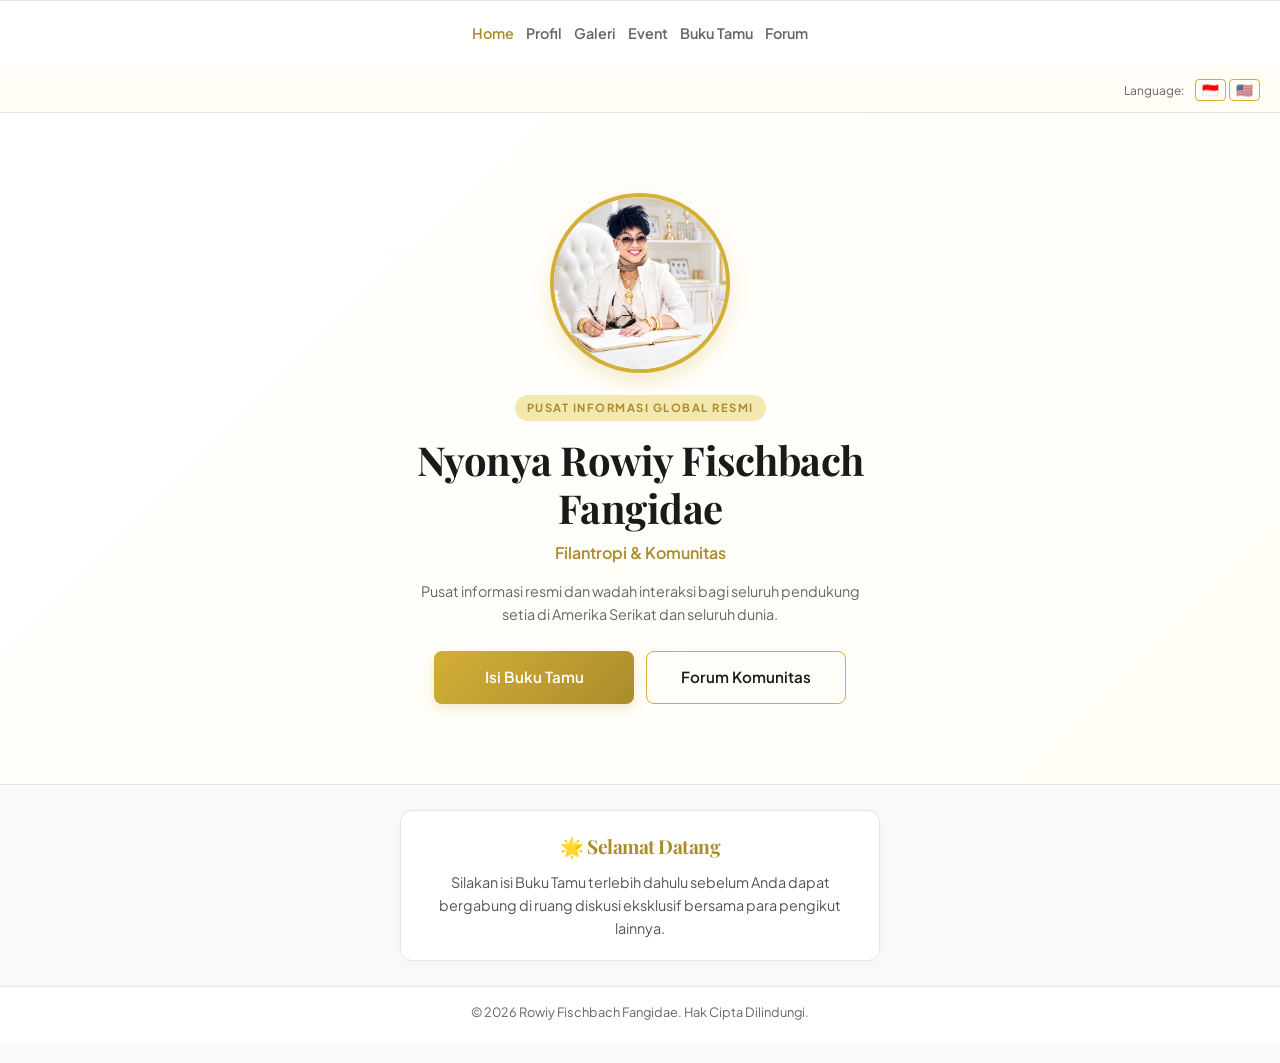
<file: index.html>
<!DOCTYPE html>
<html lang="id">
<head>
    <meta charset="UTF-8">
    <meta name="viewport" content="width=device-width, initial-scale=1.0, maximum-scale=1.0, user-scalable=no">
    <title>Nyonya Rowiy Fischbach Fangidae - Official Global Hub</title>
    <link rel="stylesheet" href="style.css">
    <link href="https://fonts.googleapis.com/css2?family=Playfair+Display:ital,wght@0,600;0,700;1,400&family=Plus+Jakarta+Sans:wght@300;400;500;600&display=swap" rel="stylesheet">
</head>
<body>

  <!-- Navigasi Utama -->
<header class="mobile-header">
    <div class="nav-links" style="font-size: 0.65rem; display: flex; justify-content: center; align-items: center; gap: 4px; padding: 4px 2px; white-space: nowrap; overflow-x: auto;">
        <a href="index.html" class="active" data-id="Home" data-en="Home" style="padding: 2px 4px;">Home</a>
        <a href="profile.html" data-id="Profil" data-en="Profile" style="padding: 2px 4px;">Profil</a>
        <a href="gallery.html" data-id="Galeri" data-en="Gallery" style="padding: 2px 4px;">Galeri</a>
        <a href="calendar.html" data-id="Event" data-en="Event" style="padding: 2px 4px;">Event</a>
        <a href="guestbook.html" data-id="Buku Tamu" data-en="Guest Book" style="padding: 2px 4px;">Buku Tamu</a>
        <a href="forum.html" data-id="Forum" data-en="Forum" style="padding: 2px 4px;">Forum</a>
    </div>
</header>

    <!-- Tombol Pemilih Bahasa (Bendera Kecil) -->
    <div style="text-align: right; padding: 10px 20px; background: #FFFDF5; border-bottom: 1px solid #E5E5E5;">
        <span style="font-size: 0.75rem; color: #666; margin-right: 8px;">Language:</span>
        <button onclick="setLanguage('id')" style="background: none; border: 1.5px solid #D4AF37; border-radius: 4px; padding: 2px 6px; cursor: pointer; font-size: 0.85rem;" title="Bahasa Indonesia">🇮🇩</button>
        <button onclick="setLanguage('en')" style="background: none; border: 1.5px solid #D4AF37; border-radius: 4px; padding: 2px 6px; cursor: pointer; font-size: 0.85rem;" title="English">🇺🇸</button>
    </div>

    <!-- Konten Utama -->
    <main>
        <section class="hero">
            <div class="profile-photo-container">
                <img src="foto.png" alt="Nyonya Rowiy Fischbach Fangidae" class="profile-photo">
            </div>

            <div class="hero-text-block">
                <span class="hero-badge" data-id="Pusat Informasi Global Resmi" data-en="Official Global Hub">Official Global Hub</span>
                <h1 data-id="Nyonya Rowiy Fischbach Fangidae" data-en="Nyonya Rowiy Fischbach Fangidae">Nyonya Rowiy Fischbach Fangidae</h1>
                <p class="subtitle" data-id="Filantropi & Komunitas" data-en="Philanthropy & Community">Philanthropy & Community</p>
                <p class="hero-desc" data-id="Pusat informasi resmi dan wadah interaksi bagi seluruh pendukung setia di Amerika Serikat dan seluruh dunia." data-en="Official information center and interaction hub for loyal supporters in the United States and worldwide.">Pusat informasi resmi dan wadah interaksi bagi seluruh pendukung setia di Amerika Serikat dan seluruh dunia.</p>
                
                <div class="cta-container">
                    <a href="guestbook.html" class="btn-gold-primary" data-id="Isi Buku Tamu" data-en="Sign Guest Book">Sign Guest Book</a>
                    <a href="#" onclick="accessForum(event)" class="btn-gold-outline" data-id="Forum Komunitas" data-en="Community Forum">Community Forum</a>
                </div>
            </div>
        </section>

        <section class="container welcome-card" style="text-align: center;">
            <h3 style="font-family: 'Playfair Display', serif; color: #AA8C2C; margin-bottom: 10px; font-size: 1.2rem;" data-id="🌟 Selamat Datang" data-en="🌟 Welcome">🌟 Selamat Datang</h3>
            <p style="font-size: 0.9rem; color: #555;" data-id="Silakan isi Buku Tamu terlebih dahulu sebelum Anda dapat bergabung di ruang diskusi eksklusif bersama para pengikut lainnya." data-en="Please fill out the Guest Book first before joining the exclusive discussion room with other followers.">Silakan isi Buku Tamu terlebih dahulu sebelum Anda dapat bergabung di ruang diskusi eksklusif bersama para pengikut lainnya.</p>
        </section>
    </main>

    <footer>
        <p data-id="&copy; 2026 Rowiy Fischbach Fangidae. Hak Cipta Dilindungi." data-en="&copy; 2026 Rowiy Fischbach Fangidae. All Rights Reserved.">&copy; 2026 Rowiy Fischbach Fangidae. All Rights Reserved.</p>
    </footer>

    <script src="script.js"></script>
    <script>
        // Set bahasa saat halaman dimuat berdasarkan memori terakhir
        window.onload = function() {
            const savedLang = localStorage.getItem('site_lang') || 'id';
            setLanguage(savedLang);
        };
    </script>
</body>
</html>
</file>
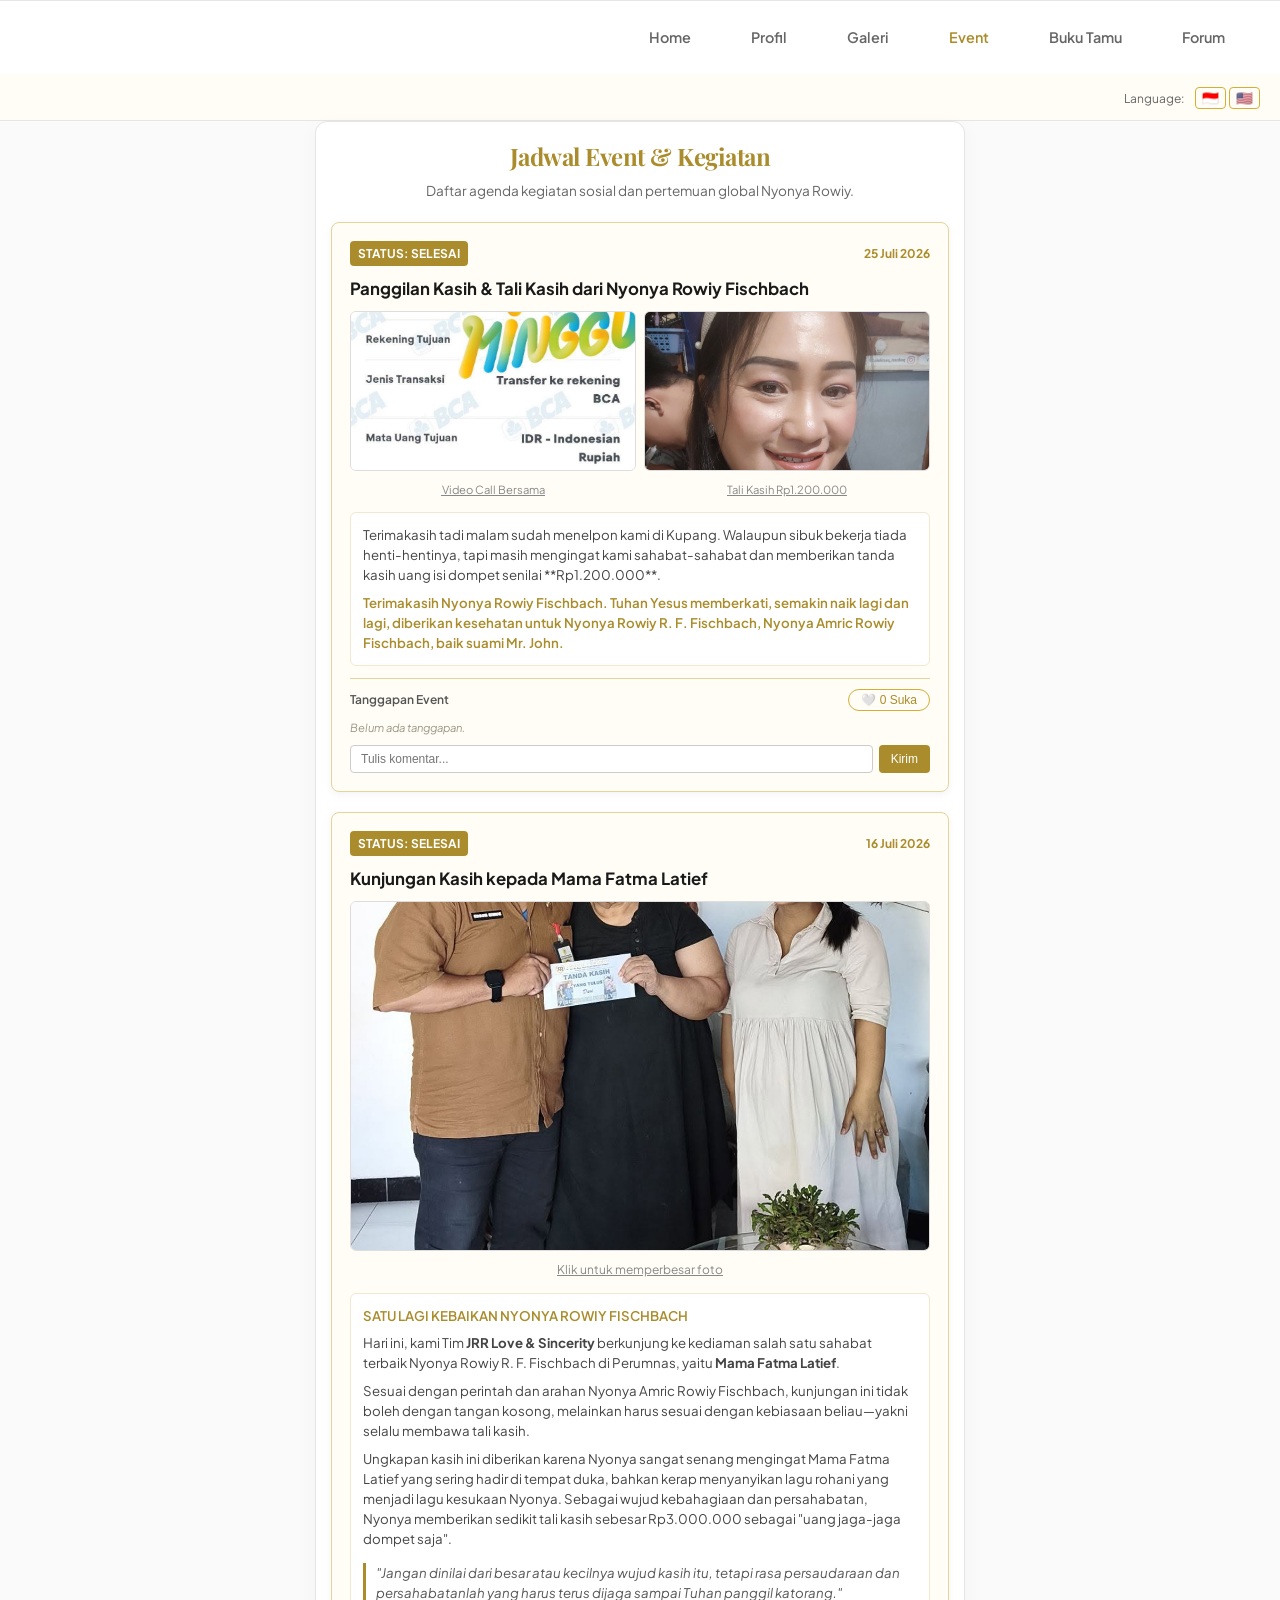
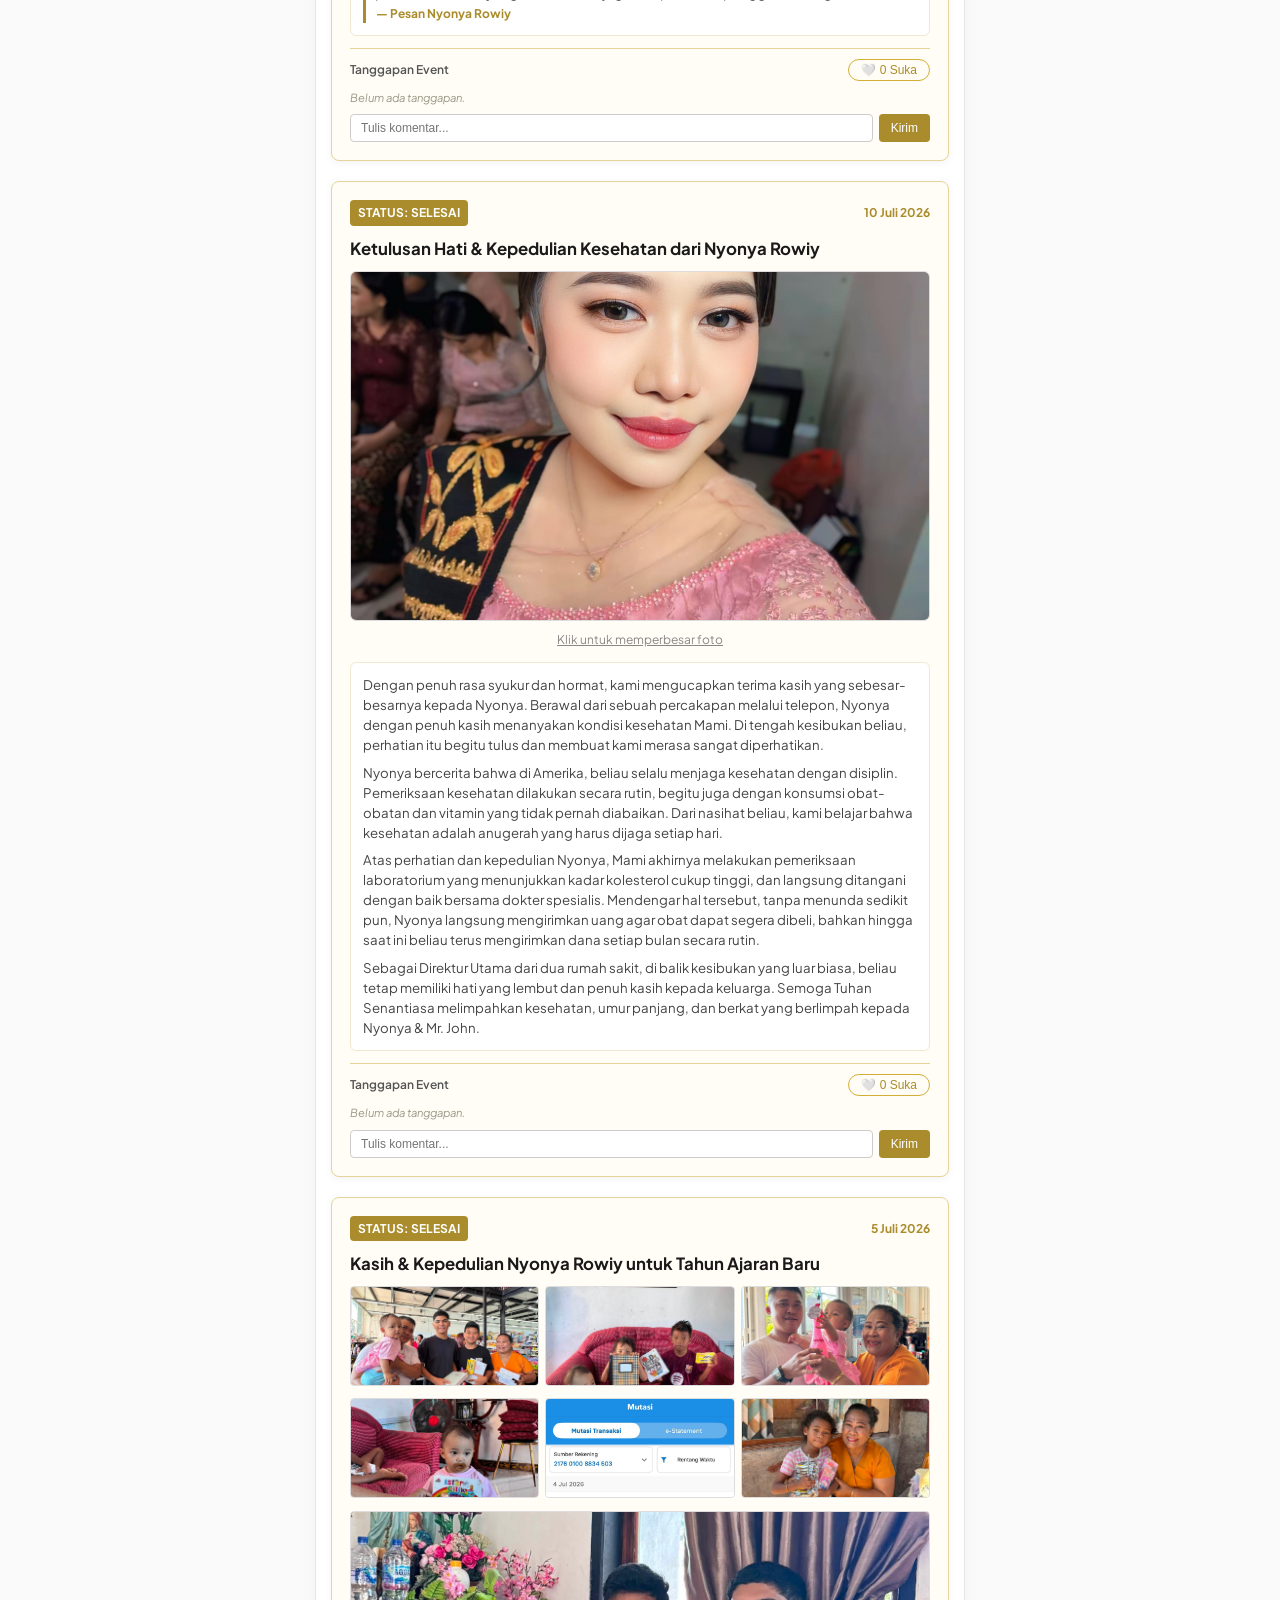
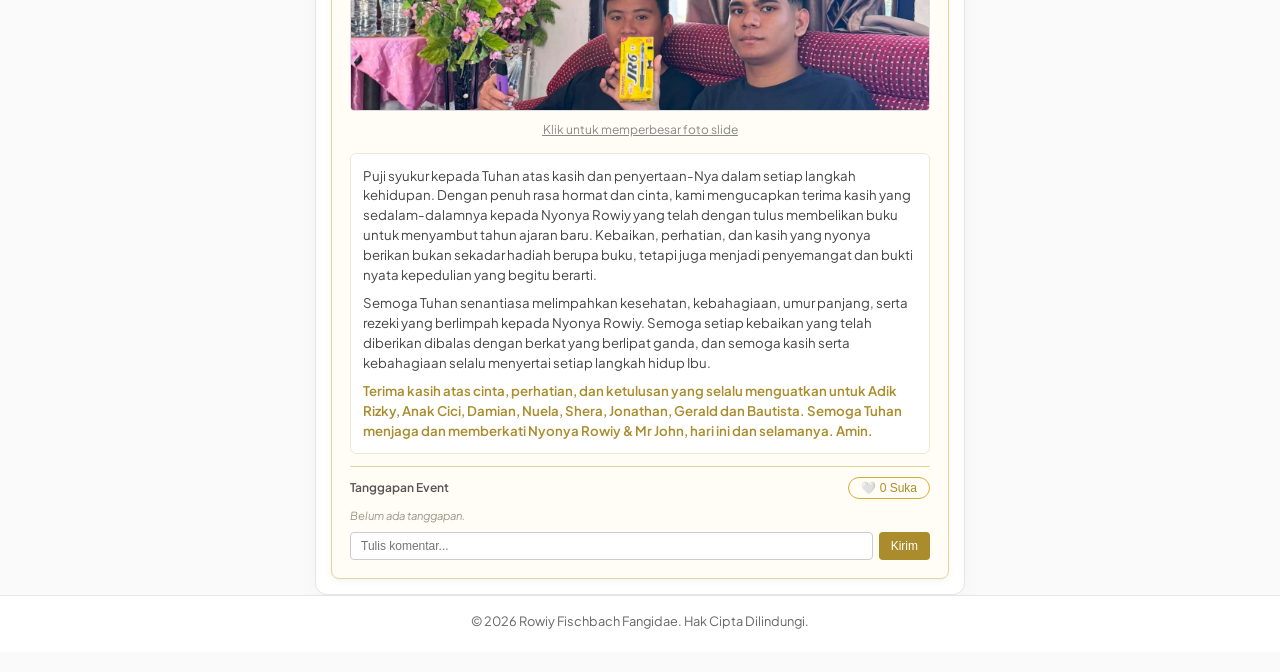
<file: calendar.html>
<!DOCTYPE html>
<html lang="id">
<head>
    <meta charset="UTF-8">
    <meta name="viewport" content="width=device-width, initial-scale=1.0, maximum-scale=1.0, user-scalable=no">
    <title>Event - Rowiy Fischbach Fangidae</title>
    <link rel="stylesheet" href="style.css">
    <link href="https://fonts.googleapis.com/css2?family=Playfair+Display:wght@600;700&family=Plus+Jakarta+Sans:wght@400;500;600&display=swap" rel="stylesheet">
</head>
<body>

    <!-- Navigasi Utama -->
    <header class="mobile-header">
        <div class="nav-links" style="font-size: 0.8rem;">
            <a href="index.html" data-id="Home" data-en="Home">Home</a>
            <a href="profile.html" data-id="Profil" data-en="Profile">Profil</a>
            <a href="gallery.html" data-id="Galeri" data-en="Gallery">Galeri</a>
            <a href="calendar.html" class="active" data-id="Event" data-en="Event">Event</a>
            <a href="guestbook.html" data-id="Buku Tamu" data-en="Guest Book">Guest Book</a>
            <a href="#" onclick="accessForum(event)" data-id="Forum" data-en="Forum">Forum</a>
        </div>
    </header>

    <!-- Tombol Pemilih Bahasa -->
    <div style="text-align: right; padding: 10px 20px; background: #FFFDF5; border-bottom: 1px solid #E5E5E5;">
        <span style="font-size: 0.75rem; color: #666; margin-right: 8px;">Language:</span>
        <button onclick="setLanguage('id')" style="background: none; border: 1.5px solid #D4AF37; border-radius: 4px; padding: 2px 6px; cursor: pointer; font-size: 0.85rem;" title="Bahasa Indonesia">🇮🇩</button>
        <button onclick="setLanguage('en')" style="background: none; border: 1.5px solid #D4AF37; border-radius: 4px; padding: 2px 6px; cursor: pointer; font-size: 0.85rem;" title="English">🇺🇸</button>
    </div>

    <main>
        <div class="container" style="max-width: 650px; margin: 0 auto; padding: 15px;">
            <h2 style="color: #AA8C2C; margin-bottom: 5px; text-align: center;" data-id="Jadwal Event & Kegiatan" data-en="Event & Activity Schedule">Jadwal Event & Kegiatan</h2>
            <p style="color: #666; font-size: 0.85rem; margin-bottom: 20px; text-align: center;" data-id="Daftar agenda kegiatan sosial dan pertemuan global Nyonya Rowiy." data-en="List of social activities and global gathering agendas of Nyonya Rowiy.">Daftar agenda kegiatan sosial dan pertemuan global Nyonya Rowiy (Urut Berdasarkan Tanggal).</p>
            
            <!-- Wadah Event yang diurutkan otomatis secara dinamis -->
            <div id="event-container" style="display: flex; flex-direction: column; gap: 20px; text-align: left;">

                <!-- Event: Panggilan Kasih & Tali Kasih (25 Juli 2026) [BARU] -->
                <div class="event-card" data-date="2026-07-25" style="background: #FFFDF5; border: 1px solid #E5D599; padding: 18px; border-radius: 8px; box-shadow: 0 2px 8px rgba(0,0,0,0.05);">
                    <div style="display: flex; justify-content: space-between; align-items: center; margin-bottom: 10px;">
                        <span style="font-size: 0.75rem; color: #fff; font-weight: bold; background: #AA8C2C; padding: 3px 8px; border-radius: 4px;" data-id="STATUS: SELESAI" data-en="STATUS: COMPLETED">STATUS: SELESAI</span>
                        <span style="font-size: 0.75rem; color: #AA8C2C; font-weight: bold;" data-id="25 Juli 2026" data-en="July 25, 2026">25 Juli 2026</span>
                    </div>

                    <h4 style="font-size: 1.05rem; color: #1A1A1A; margin: 0 0 8px 0;" data-id="Panggilan Kasih & Tali Kasih dari Nyonya Rowiy Fischbach" data-en="Call of Love & Blessing from Nyonya Rowiy Fischbach">Panggilan Kasih & Tali Kasih dari Nyonya Rowiy Fischbach</h4>
                    
                    <!-- Foto Dokumentasi (Screenshot VC & Bukti Transfer) -->
                    <div style="margin-bottom: 12px; display: grid; grid-template-columns: 1fr 1fr; gap: 8px; text-align: center;">
                        <a href="image_a46ad4.jpg" target="_blank">
                            <img src="image_a46ad4.jpg" alt="Video Call Nyonya Besar Rowiy" style="width: 100%; height: 160px; object-fit: cover; border-radius: 6px; border: 1px solid #ddd; display: block; margin-bottom: 4px;">
                            <span style="font-size: 0.7rem; color: #888; text-decoration: underline;">Video Call Bersama</span>
                        </a>
                        <a href="image_a46af5.jpg" target="_blank">
                            <img src="image_a46af5.jpg" alt="Bukti Transfer 1.200.000" style="width: 100%; height: 160px; object-fit: cover; border-radius: 6px; border: 1px solid #ddd; display: block; margin-bottom: 4px;">
                            <span style="font-size: 0.7rem; color: #888; text-decoration: underline;">Tali Kasih Rp1.200.000</span>
                        </a>
                    </div>

                    <!-- Keterangan Lengkap -->
                    <div style="font-size: 0.83rem; color: #444; line-height: 1.5; display: flex; flex-direction: column; gap: 8px; background: #FFF; padding: 12px; border-radius: 6px; border: 1px solid #F0E8D0;">
                        <p style="margin: 0;">Terimakasih tadi malam sudah menelpon kami di Kupang. Walaupun sibuk bekerja tiada henti-hentinya, tapi masih mengingat kami sahabat-sahabat dan memberikan tanda kasih uang isi dompet senilai **Rp1.200.000**.</p>
                        <p style="margin: 0; font-weight: 600; color: #AA8C2C;">Terimakasih Nyonya Rowiy Fischbach. Tuhan Yesus memberkati, semakin naik lagi dan lagi, diberikan kesehatan untuk Nyonya Rowiy R. F. Fischbach, Nyonya Amric Rowiy Fischbach, baik suami Mr. John.</p>
                    </div>

                    <!-- Suka & Komentar Event 25 Juli -->
                    <div style="border-top: 1px solid #E5D599; margin-top: 12px; padding-top: 10px;">
                        <div style="display: flex; justify-content: space-between; align-items: center; margin-bottom: 8px;">
                            <span style="font-size: 0.75rem; font-weight: 600; color: #555;">Tanggapan Event</span>
                            <button onclick="toggleLikeEvent('event_25juli2026')" id="like-btn-event_25juli2026" style="background: none; border: 1px solid #D4AF37; border-radius: 20px; padding: 3px 12px; cursor: pointer; font-size: 0.75rem; color: #AA8C2C;">🤍 <span id="like-count-event_25juli2026">0</span> Suka</button>
                        </div>
                        <div id="comments-event_25juli2026" style="font-size: 0.8rem; color: #444; margin-bottom: 8px; display: flex; flex-direction: column; gap: 4px;"></div>
                        <div style="display: flex; gap: 6px;">
                            <input type="text" id="input-event_25juli2026" placeholder="Tulis komentar..." style="flex: 1; padding: 6px 10px; font-size: 0.75rem; border: 1px solid #ccc; border-radius: 4px;">
                            <button onclick="postEventComment('event_25juli2026')" style="background: #AA8C2C; color: #fff; border: none; border-radius: 4px; padding: 6px 12px; font-size: 0.75rem; cursor: pointer;">Kirim</button>
                        </div>
                    </div>
                </div>

                <!-- Event: Buku Sekolah Tahun Ajaran Baru (5 Juli 2026) -->
                <div class="event-card" data-date="2026-07-05" style="background: #FFFDF5; border: 1px solid #E5D599; padding: 18px; border-radius: 8px; box-shadow: 0 2px 8px rgba(0,0,0,0.05);">
                    <div style="display: flex; justify-content: space-between; align-items: center; margin-bottom: 10px;">
                        <span style="font-size: 0.75rem; color: #fff; font-weight: bold; background: #AA8C2C; padding: 3px 8px; border-radius: 4px;" data-id="STATUS: SELESAI" data-en="STATUS: COMPLETED">STATUS: SELESAI</span>
                        <span style="font-size: 0.75rem; color: #AA8C2C; font-weight: bold;" data-id="5 Juli 2026" data-en="July 5, 2026">5 Juli 2026</span>
                    </div>

                    <h4 style="font-size: 1.05rem; color: #1A1A1A; margin: 0 0 8px 0;" data-id="Kasih & Kepedulian Nyonya Rowiy untuk Tahun Ajaran Baru" data-en="Love & Care from Nyonya Rowiy for the New Academic Year">Kasih & Kepedulian Nyonya Rowiy untuk Tahun Ajaran Baru</h4>
                    
                    <!-- Galeri Slide 1 sampai 7 (.jpg) -->
                    <div style="margin-bottom: 12px;">
                        <div style="display: grid; grid-template-columns: repeat(3, 1fr); gap: 6px; margin-bottom: 6px;">
                            <a href="slide 1.jpg" target="_blank"><img src="slide 1.jpg" alt="Slide 1" style="width: 100%; height: 100px; object-fit: cover; border-radius: 4px; border: 1px solid #ddd;"></a>
                            <a href="slide 2.jpg" target="_blank"><img src="slide 2.jpg" alt="Slide 2" style="width: 100%; height: 100px; object-fit: cover; border-radius: 4px; border: 1px solid #ddd;"></a>
                            <a href="slide 3.jpg" target="_blank"><img src="slide 3.jpg" alt="Slide 3" style="width: 100%; height: 100px; object-fit: cover; border-radius: 4px; border: 1px solid #ddd;"></a>
                            <a href="slide 4.jpg" target="_blank"><img src="slide 4.jpg" alt="Slide 4" style="width: 100%; height: 100px; object-fit: cover; border-radius: 4px; border: 1px solid #ddd;"></a>
                            <a href="slide 5.jpg" target="_blank"><img src="slide 5.jpg" alt="Slide 5" style="width: 100%; height: 100px; object-fit: cover; border-radius: 4px; border: 1px solid #ddd;"></a>
                            <a href="slide 6.jpg" target="_blank"><img src="slide 6.jpg" alt="Slide 6" style="width: 100%; height: 100px; object-fit: cover; border-radius: 4px; border: 1px solid #ddd;"></a>
                        </div>
                        <div style="text-align: center;">
                            <a href="slide 7.jpg" target="_blank">
                                <img src="slide 7.jpg" alt="Slide 7" style="width: 100%; max-height: 200px; object-fit: cover; border-radius: 4px; border: 1px solid #ddd; display: block; margin-bottom: 4px;">
                                <span style="font-size: 0.75rem; color: #888; text-decoration: underline;" data-id="Klik untuk memperbesar foto slide" data-en="Click to enlarge slide photo">Klik untuk memperbesar foto slide</span>
                            </a>
                        </div>
                    </div>

                    <!-- Keterangan Lengkap -->
                    <div style="font-size: 0.83rem; color: #444; line-height: 1.5; display: flex; flex-direction: column; gap: 8px; background: #FFF; padding: 12px; border-radius: 6px; border: 1px solid #F0E8D0;">
                        <p style="margin: 0;">Puji syukur kepada Tuhan atas kasih dan penyertaan-Nya dalam setiap langkah kehidupan. Dengan penuh rasa hormat dan cinta, kami mengucapkan terima kasih yang sedalam-dalamnya kepada Nyonya Rowiy yang telah dengan tulus membelikan buku untuk menyambut tahun ajaran baru. Kebaikan, perhatian, dan kasih yang nyonya berikan bukan sekadar hadiah berupa buku, tetapi juga menjadi penyemangat dan bukti nyata kepedulian yang begitu berarti.</p>
                        <p style="margin: 0;">Semoga Tuhan senantiasa melimpahkan kesehatan, kebahagiaan, umur panjang, serta rezeki yang berlimpah kepada Nyonya Rowiy. Semoga setiap kebaikan yang telah diberikan dibalas dengan berkat yang berlipat ganda, dan semoga kasih serta kebahagiaan selalu menyertai setiap langkah hidup Ibu.</p>
                        <p style="margin: 0; font-weight: 600; color: #AA8C2C;">Terima kasih atas cinta, perhatian, dan ketulusan yang selalu menguatkan untuk Adik Rizky, Anak Cici, Damian, Nuela, Shera, Jonathan, Gerald dan Bautista. Semoga Tuhan menjaga dan memberkati Nyonya Rowiy & Mr John, hari ini dan selamanya. Amin.</p>
                    </div>

                    <!-- Suka & Komentar Event 5 Juli 2026 -->
                    <div style="border-top: 1px solid #E5D599; margin-top: 12px; padding-top: 10px;">
                        <div style="display: flex; justify-content: space-between; align-items: center; margin-bottom: 8px;">
                            <span style="font-size: 0.75rem; font-weight: 600; color: #555;">Tanggapan Event</span>
                            <button onclick="toggleLikeEvent('event_slide5juli')" id="like-btn-event_slide5juli" style="background: none; border: 1px solid #D4AF37; border-radius: 20px; padding: 3px 12px; cursor: pointer; font-size: 0.75rem; color: #AA8C2C;">🤍 <span id="like-count-event_slide5juli">0</span> Suka</button>
                        </div>
                        <div id="comments-event_slide5juli" style="font-size: 0.8rem; color: #444; margin-bottom: 8px; display: flex; flex-direction: column; gap: 4px;"></div>
                        <div style="display: flex; gap: 6px;">
                            <input type="text" id="input-event_slide5juli" placeholder="Tulis komentar..." style="flex: 1; padding: 6px 10px; font-size: 0.75rem; border: 1px solid #ccc; border-radius: 4px;">
                            <button onclick="postEventComment('event_slide5juli')" style="background: #AA8C2C; color: #fff; border: none; border-radius: 4px; padding: 6px 12px; font-size: 0.75rem; cursor: pointer;">Kirim</button>
                        </div>
                    </div>
                </div>

                <!-- Event: Perhatian & Kasih Sayang Kesehatan untuk Mami (10 Juli 2026) -->
                <div class="event-card" data-date="2026-07-10" style="background: #FFFDF5; border: 1px solid #E5D599; padding: 18px; border-radius: 8px; box-shadow: 0 2px 8px rgba(0,0,0,0.05);">
                    <div style="display: flex; justify-content: space-between; align-items: center; margin-bottom: 10px;">
                        <span style="font-size: 0.75rem; color: #fff; font-weight: bold; background: #AA8C2C; padding: 3px 8px; border-radius: 4px;" data-id="STATUS: SELESAI" data-en="STATUS: COMPLETED">STATUS: SELESAI</span>
                        <span style="font-size: 0.75rem; color: #AA8C2C; font-weight: bold;" data-id="10 Juli 2026" data-en="July 10, 2026">10 Juli 2026</span>
                    </div>

                    <h4 style="font-size: 1.05rem; color: #1A1A1A; margin: 0 0 8px 0;" data-id="Ketulusan Hati & Kepedulian Kesehatan dari Nyonya Rowiy" data-en="Sincerity & Healthcare Care from Nyonya Rowiy">Ketulusan Hati & Kepedulian Kesehatan dari Nyonya Rowiy</h4>
                    
                    <!-- Foto Dokumentasi -->
                    <div style="margin-bottom: 12px; text-align: center;">
                        <a href="image_c01711.jpg" target="_blank">
                            <img src="image_c01711.jpg" alt="Kepedulian Kesehatan Nyonya Rowiy" style="width: 100%; max-height: 350px; object-fit: cover; border-radius: 6px; border: 1px solid #ddd; display: block; margin-bottom: 4px;">
                            <span style="font-size: 0.75rem; color: #888; text-decoration: underline;" data-id="Klik untuk memperbesar foto" data-en="Click to enlarge photo">Klik untuk memperbesar foto</span>
                        </a>
                    </div>

                    <!-- Keterangan Lengkap -->
                    <div style="font-size: 0.83rem; color: #444; line-height: 1.5; display: flex; flex-direction: column; gap: 8px; background: #FFF; padding: 12px; border-radius: 6px; border: 1px solid #F0E8D0;">
                        <p style="margin: 0;">Dengan penuh rasa syukur dan hormat, kami mengucapkan terima kasih yang sebesar-besarnya kepada Nyonya. Berawal dari sebuah percakapan melalui telepon, Nyonya dengan penuh kasih menanyakan kondisi kesehatan Mami. Di tengah kesibukan beliau, perhatian itu begitu tulus dan membuat kami merasa sangat diperhatikan.</p>
                        <p style="margin: 0;">Nyonya bercerita bahwa di Amerika, beliau selalu menjaga kesehatan dengan disiplin. Pemeriksaan kesehatan dilakukan secara rutin, begitu juga dengan konsumsi obat-obatan dan vitamin yang tidak pernah diabaikan. Dari nasihat beliau, kami belajar bahwa kesehatan adalah anugerah yang harus dijaga setiap hari.</p>
                        <p style="margin: 0;">Atas perhatian dan kepedulian Nyonya, Mami akhirnya melakukan pemeriksaan laboratorium yang menunjukkan kadar kolesterol cukup tinggi, dan langsung ditangani dengan baik bersama dokter spesialis. Mendengar hal tersebut, tanpa menunda sedikit pun, Nyonya langsung mengirimkan uang agar obat dapat segera dibeli, bahkan hingga saat ini beliau terus mengirimkan dana setiap bulan secara rutin.</p>
                        <p style="margin: 0;">Sebagai Direktur Utama dari dua rumah sakit, di balik kesibukan yang luar biasa, beliau tetap memiliki hati yang lembut dan penuh kasih kepada keluarga. Semoga Tuhan Senantiasa melimpahkan kesehatan, umur panjang, dan berkat yang berlimpah kepada Nyonya & Mr. John.</p>
                    </div>

                    <!-- Suka & Komentar Event 10 Juli -->
                    <div style="border-top: 1px solid #E5D599; margin-top: 12px; padding-top: 10px;">
                        <div style="display: flex; justify-content: space-between; align-items: center; margin-bottom: 8px;">
                            <span style="font-size: 0.75rem; font-weight: 600; color: #555;">Tanggapan Event</span>
                            <button onclick="toggleLikeEvent('event_c01711')" id="like-btn-event_c01711" style="background: none; border: 1px solid #D4AF37; border-radius: 20px; padding: 3px 12px; cursor: pointer; font-size: 0.75rem; color: #AA8C2C;">🤍 <span id="like-count-event_c01711">0</span> Suka</button>
                        </div>
                        <div id="comments-event_c01711" style="font-size: 0.8rem; color: #444; margin-bottom: 8px; display: flex; flex-direction: column; gap: 4px;"></div>
                        <div style="display: flex; gap: 6px;">
                            <input type="text" id="input-event_c01711" placeholder="Tulis komentar..." style="flex: 1; padding: 6px 10px; font-size: 0.75rem; border: 1px solid #ccc; border-radius: 4px;">
                            <button onclick="postEventComment('event_c01711')" style="background: #AA8C2C; color: #fff; border: none; border-radius: 4px; padding: 6px 12px; font-size: 0.75rem; cursor: pointer;">Kirim</button>
                        </div>
                    </div>
                </div>

                <!-- Event: Kunjungan Mama Fatma Latief (16 Juli 2026) -->
                <div class="event-card" data-date="2026-07-16" style="background: #FFFDF5; border: 1px solid #E5D599; padding: 18px; border-radius: 8px; box-shadow: 0 2px 8px rgba(0,0,0,0.05);">
                    <div style="display: flex; justify-content: space-between; align-items: center; margin-bottom: 10px;">
                        <span style="font-size: 0.75rem; color: #fff; font-weight: bold; background: #AA8C2C; padding: 3px 8px; border-radius: 4px;" data-id="STATUS: SELESAI" data-en="STATUS: COMPLETED">STATUS: SELESAI</span>
                        <span style="font-size: 0.75rem; color: #AA8C2C; font-weight: bold;" data-id="16 Juli 2026" data-en="July 16, 2026">16 Juli 2026</span>
                    </div>

                    <h4 style="font-size: 1.05rem; color: #1A1A1A; margin: 0 0 8px 0;" data-id="Kunjungan Kasih kepada Mama Fatma Latief" data-en="Love Visit to Mama Fatma Latief">Kunjungan Kasih kepada Mama Fatma Latief</h4>
                    
                    <!-- Foto Dokumentasi -->
                    <div style="margin-bottom: 12px; text-align: center;">
                        <a href="image_cb0777.jpg" target="_blank">
                            <img src="image_cb0777.jpg" alt="Kunjungan ke Mama Fatma Latief" style="width: 100%; max-height: 350px; object-fit: cover; border-radius: 6px; border: 1px solid #ddd; display: block; margin-bottom: 4px;">
                            <span style="font-size: 0.75rem; color: #888; text-decoration: underline;" data-id="Klik untuk memperbesar foto" data-en="Click to enlarge photo">Klik untuk memperbesar foto</span>
                        </a>
                    </div>

                    <!-- Keterangan Lengkap -->
                    <div style="font-size: 0.83rem; color: #444; line-height: 1.5; display: flex; flex-direction: column; gap: 8px; background: #FFF; padding: 12px; border-radius: 6px; border: 1px solid #F0E8D0;">
                        <p style="margin: 0; font-weight: 600; color: #AA8C2C;">SATU LAGI KEBAIKAN NYONYA ROWIY FISCHBACH</p>
                        <p style="margin: 0;">Hari ini, kami Tim <strong>JRR Love & Sincerity</strong> berkunjung ke kediaman salah satu sahabat terbaik Nyonya Rowiy R. F. Fischbach di Perumnas, yaitu <strong>Mama Fatma Latief</strong>.</p>
                        <p style="margin: 0;">Sesuai dengan perintah dan arahan Nyonya Amric Rowiy Fischbach, kunjungan ini tidak boleh dengan tangan kosong, melainkan harus sesuai dengan kebiasaan beliau—yakni selalu membawa tali kasih.</p>
                        <p style="margin: 0;">Ungkapan kasih ini diberikan karena Nyonya sangat senang mengingat Mama Fatma Latief yang sering hadir di tempat duka, bahkan kerap menyanyikan lagu rohani yang menjadi lagu kesukaan Nyonya. Sebagai wujud kebahagiaan dan persahabatan, Nyonya memberikan sedikit tali kasih sebesar Rp3.000.000 sebagai "uang jaga-jaga dompet saja".</p>
                        <blockquote style="margin: 6px 0 0 0; padding-left: 10px; border-left: 3px solid #AA8C2C; font-style: italic; color: #555;">
                            "Jangan dinilai dari besar atau kecilnya wujud kasih itu, tetapi rasa persaudaraan dan persahabatanlah yang harus terus dijaga sampai Tuhan panggil katorang." <br><strong style="font-style: normal; font-size: 0.75rem; color: #AA8C2C;">— Pesan Nyonya Rowiy</strong>
                        </blockquote>
                    </div>

                    <!-- Suka & Komentar Event 16 Juli -->
                    <div style="border-top: 1px solid #E5D599; margin-top: 12px; padding-top: 10px;">
                        <div style="display: flex; justify-content: space-between; align-items: center; margin-bottom: 8px;">
                            <span style="font-size: 0.75rem; font-weight: 600; color: #555;">Tanggapan Event</span>
                            <button onclick="toggleLikeEvent('event_cb0777')" id="like-btn-event_cb0777" style="background: none; border: 1px solid #D4AF37; border-radius: 20px; padding: 3px 12px; cursor: pointer; font-size: 0.75rem; color: #AA8C2C;">🤍 <span id="like-count-event_cb0777">0</span> Suka</button>
                        </div>
                        <div id="comments-event_cb0777" style="font-size: 0.8rem; color: #444; margin-bottom: 8px; display: flex; flex-direction: column; gap: 4px;"></div>
                        <div style="display: flex; gap: 6px;">
                            <input type="text" id="input-event_cb0777" placeholder="Tulis komentar..." style="flex: 1; padding: 6px 10px; font-size: 0.75rem; border: 1px solid #ccc; border-radius: 4px;">
                            <button onclick="postEventComment('event_cb0777')" style="background: #AA8C2C; color: #fff; border: none; border-radius: 4px; padding: 6px 12px; font-size: 0.75rem; cursor: pointer;">Kirim</button>
                        </div>
                    </div>
                </div>

            </div>
        </div>
    </main>

    <footer>
        <p>&copy; 2026 Rowiy Fischbach Fangidae. Hak Cipta Dilindungi.</p>
    </footer>

    <script src="script.js"></script>
    <script>
        window.onload = function() {
            const savedLang = localStorage.getItem('site_lang') || 'id';
            setLanguage(savedLang);
            sortEventsByDate(); // Mengurutkan event berdasarkan tanggal secara otomatis
            loadAllEventInteractions();
        };

        // Fungsi otomatis mengurutkan kartu event berdasarkan atribut data-date
        function sortEventsByDate() {
            const container = document.getElementById('event-container');
            const cards = Array.from(container.getElementsByClassName('event-card'));
            
            cards.sort((a, b) => {
                let dateA = new Date(a.getAttribute('data-date'));
                let dateB = new Date(b.getAttribute('data-date'));
                return dateB - dateA; // Urutan Descending (Terbaru di atas)
            });

            cards.forEach(card => container.appendChild(card));
        }

        function loadAllEventInteractions() {
            ['event_25juli2026', 'event_slide5juli', 'event_c01711', 'event_cb0777'].forEach(id => {
                let likesData = JSON.parse(localStorage.getItem('likes_' + id)) || { count: 0, liked: false };
                let likeCountEl = document.getElementById('like-count-' + id);
                if (likeCountEl) {
                    likeCountEl.innerText = likesData.count;
                    if (likesData.liked) {
                        document.getElementById('like-btn-' + id).innerHTML = '❤️ <span id="like-count-' + id + '">' + likesData.count + '</span> Suka';
                    }
                }

                let comments = JSON.parse(localStorage.getItem('comments_' + id)) || [];
                let commentContainer = document.getElementById('comments-' + id);
                if (commentContainer) {
                    if (comments.length === 0) {
                        commentContainer.innerHTML = '<span style="color: #998; font-style: italic; font-size: 0.7rem;">Belum ada tanggapan.</span>';
                    } else {
                        let html = '';
                        comments.forEach(c => {
                            html += `<div><strong>${c.name}:</strong> ${c.text}</div>`;
                        });
                        commentContainer.innerHTML = html;
                    }
                }
            });
        }

        function toggleLikeEvent(id) {
            let likesData = JSON.parse(localStorage.getItem('likes_' + id)) || { count: 0, liked: false };
            if (likesData.liked) {
                likesData.count -= 1;
                likesData.liked = false;
                document.getElementById('like-btn-' + id).innerHTML = '🤍 <span id="like-count-' + id + '">' + likesData.count + '</span> Suka';
            } else {
                likesData.count += 1;
                likesData.liked = true;
                document.getElementById('like-btn-' + id).innerHTML = '❤️ <span id="like-count-' + id + '">' + likesData.count + '</span> Suka';
            }
            localStorage.setItem('likes_' + id, JSON.stringify(likesData));
        }

        function postEventComment(id) {
            const input = document.getElementById('input-' + id);
            const text = input.value.trim();
            if (!text) return;

            let guestList = JSON.parse(localStorage.getItem('rowiy_guest_list')) || [];
            let authorName = guestList.length > 0 ? guestList[0].name : 'Pengunjung';

            let comments = JSON.parse(localStorage.getItem('comments_' + id)) || [];
            comments.push({ name: authorName, text: text });

            localStorage.setItem('comments_' + id, JSON.stringify(comments));
            input.value = '';
            loadAllEventInteractions();
        }
    </script>
</body>
</html>
</file>
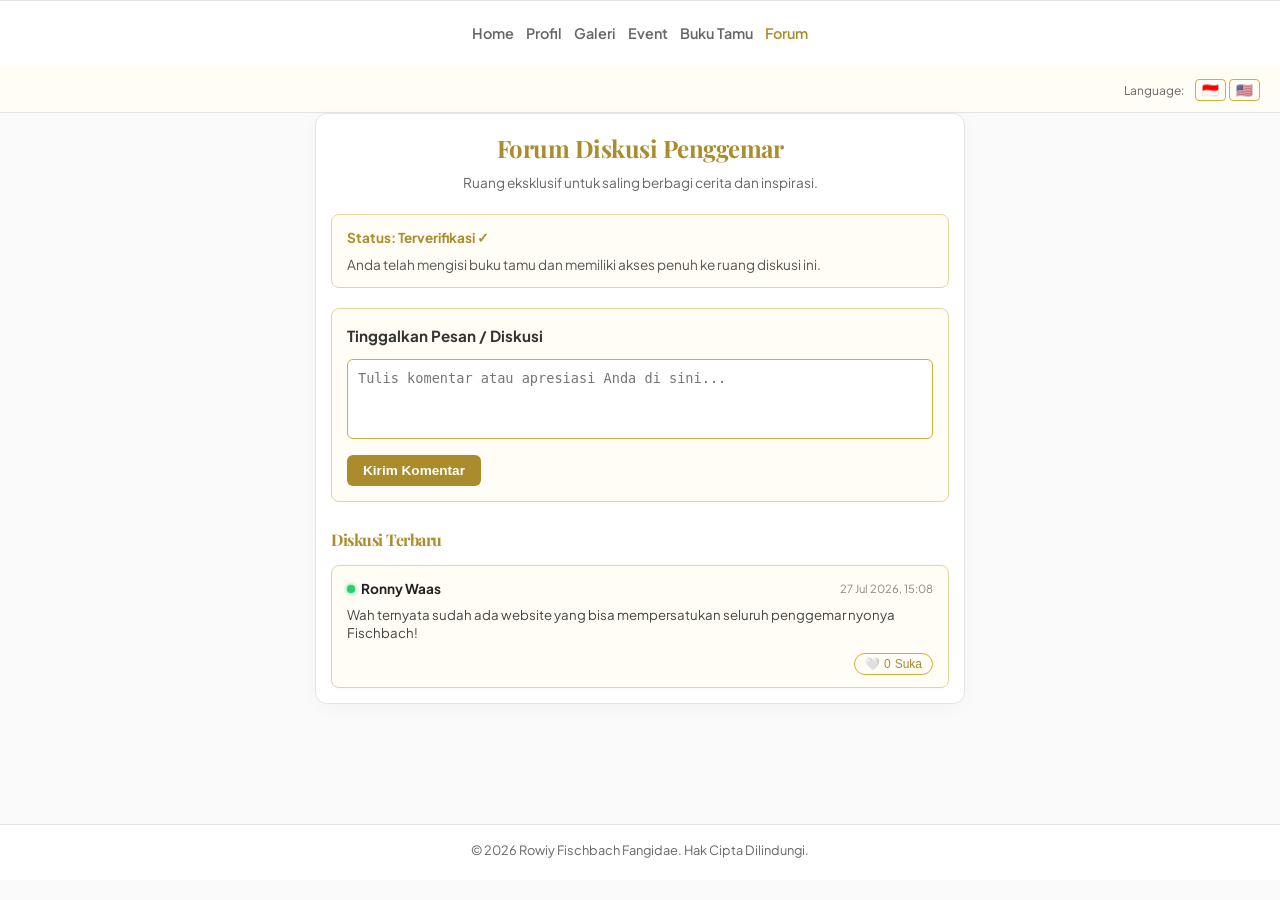
<file: forum.html>
<!DOCTYPE html>
<html lang="id">
<head>
    <meta charset="UTF-8">
    <meta name="viewport" content="width=device-width, initial-scale=1.0, maximum-scale=1.0, user-scalable=no">
    <title>Forum Komunitas - Rowiy Fischbach Fangidae</title>
    <link rel="stylesheet" href="style.css">
    <link href="https://fonts.googleapis.com/css2?family=Playfair+Display:wght@600;700&family=Plus+Jakarta+Sans:wght@400;500;600&display=swap" rel="stylesheet">
</head>
<body>

 <!-- Navigasi Utama -->
<header class="mobile-header">
    <div class="nav-links" style="font-size: 0.65rem; display: flex; justify-content: center; align-items: center; gap: 4px; padding: 4px 2px; white-space: nowrap; overflow-x: auto;">
        <a href="index.html" data-id="Home" data-en="Home" style="padding: 2px 4px;">Home</a>
        <a href="profile.html" data-id="Profil" data-en="Profile" style="padding: 2px 4px;">Profil</a>
        <a href="gallery.html" data-id="Galeri" data-en="Gallery" style="padding: 2px 4px;">Galeri</a>
        <a href="calendar.html" data-id="Event" data-en="Event" style="padding: 2px 4px;">Event</a>
        <a href="guestbook.html" data-id="Buku Tamu" data-en="Guest Book" style="padding: 2px 4px;">Buku Tamu</a>
        <a href="forum.html" class="active" data-id="Forum" data-en="Forum" style="padding: 2px 4px;">Forum</a>
    </div>
</header>

    <!-- Tombol Pemilih Bahasa -->
    <div style="text-align: right; padding: 10px 20px; background: #FFFDF5; border-bottom: 1px solid #E5E5E5;">
        <span style="font-size: 0.75rem; color: #666; margin-right: 8px;">Language:</span>
        <button onclick="setLanguage('id')" style="background: none; border: 1.5px solid #D4AF37; border-radius: 4px; padding: 2px 6px; cursor: pointer; font-size: 0.85rem;" title="Bahasa Indonesia">🇮🇩</button>
        <button onclick="setLanguage('en')" style="background: none; border: 1.5px solid #D4AF37; border-radius: 4px; padding: 2px 6px; cursor: pointer; font-size: 0.85rem;" title="English">🇺🇸</button>
    </div>

    <main>
        <div class="container" style="max-width: 650px; margin: 0 auto; padding: 15px;">
            <h2 style="color: #AA8C2C; margin-bottom: 5px; text-align: center;" data-id="Forum Diskusi Penggemar" data-en="Fan Discussion Forum">Forum Diskusi Penggemar</h2>
            <p style="color: #666; font-size: 0.85rem; margin-bottom: 20px; text-align: center;" data-id="Ruang eksklusif untuk saling berbagi cerita dan inspirasi." data-en="Exclusive space to share stories and inspiration.">Ruang eksklusif untuk saling berbagi cerita dan inspirasi dari aksi filantropi Nyonya Rowiy.</p>
            
            <!-- Status Verifikasi -->
            <div style="background: #FFFDF5; border: 1px solid #E5D599; padding: 12px 15px; border-radius: 8px; margin-bottom: 20px; font-size: 0.85rem;">
                <span style="font-weight: bold; color: #AA8C2C;" data-id="Status: Terverifikasi ✓" data-en="Status: Verified ✓">Status: Terverifikasi ✓</span>
                <p style="margin: 5px 0 0 0; color: #555;" data-id="Anda telah mengisi buku tamu dan memiliki akses penuh ke ruang diskusi ini." data-en="You have filled out the guest book and have full access to this discussion room.">Anda telah mengisi buku tamu dan memiliki akses penuh ke ruang diskusi ini.</p>
            </div>

            <!-- Form Kirim Komentar / Pesan -->
            <div style="background: #FFFDF5; border: 1px solid #E5D599; padding: 15px; border-radius: 8px; margin-bottom: 25px;">
                <h4 style="margin: 0 0 10px 0; font-size: 0.95rem; color: #333;" data-id="Tinggalkan Pesan / Diskusi" data-en="Leave a Message / Discussion">Tinggalkan Pesan / Diskusi</h4>
                <textarea id="forum-input" placeholder="Tulis komentar atau apresiasi Anda di sini..." style="width: 100%; height: 80px; padding: 10px; font-size: 0.85rem; border: 1px solid #D4AF37; border-radius: 6px; resize: none; box-sizing: border-box; margin-bottom: 10px;"></textarea>
                <button onclick="postForumComment()" style="background: #AA8C2C; color: #fff; border: none; border-radius: 6px; padding: 8px 16px; font-size: 0.85rem; cursor: pointer; font-weight: 600;" data-id="Kirim Komentar" data-en="Send Comment">Kirim Komentar</button>
            </div>

            <!-- Daftar Diskusi / Komentar -->
            <h3 style="font-size: 1rem; color: #AA8C2C; margin-bottom: 12px;" data-id="Diskusi Terbaru" data-en="Latest Discussions">Diskusi Terbaru</h3>
            <div id="forum-comments-container" style="display: flex; flex-direction: column; gap: 12px;">
                <!-- Komentar akan dimuat secara dinamis via JavaScript -->
            </div>
        </div>
    </main>

    <footer>
        <p>&copy; 2026 Rowiy Fischbach Fangidae. Hak Cipta Dilindungi.</p>
    </footer>

    <script src="script.js"></script>
    <script>
        window.onload = function() {
            const savedLang = localStorage.getItem('site_lang') || 'id';
            setLanguage(savedLang);
            
            // Bersihkan data lama yang rusak/undefined di localStorage agar fresh
            let savedComments = JSON.parse(localStorage.getItem('rowiy_forum_comments'));
            if (!savedComments || savedComments.some(c => !c.text || c.text === 'undefined')) {
                localStorage.removeItem('rowiy_forum_comments');
            }
            
            loadForumComments();
        };

        // Fungsi untuk memuat dan merender komentar forum
        function loadForumComments() {
            const container = document.getElementById('forum-comments-container');
            
            let defaultComments = [
                {
                    id: 'comment_default_1',
                    name: 'Ronny Waas',
                    date: '27 Jul 2026, 15:08',
                    text: 'Wah ternyata sudah ada website yang bisa mempersatukan seluruh penggemar nyonya Fischbach!',
                    likes: 0,
                    likedByMe: false
                }
            ];

            let comments = JSON.parse(localStorage.getItem('rowiy_forum_comments')) || defaultComments;
            
            let html = '';
            comments.forEach((c) => {
                let heartIcon = c.likedByMe ? '❤️' : '🤍';
                let likeCount = (c.likes !== undefined) ? c.likes : 0;
                
                html += `
                    <div style="background: #FFFDF5; border: 1px solid #E5D599; padding: 12px 15px; border-radius: 8px; box-shadow: 0 1px 4px rgba(0,0,0,0.03);">
                        <div style="display: flex; justify-content: space-between; align-items: center; margin-bottom: 6px;">
                            <div style="display: flex; align-items: center; gap: 6px;">
                                <!-- Lampu Hijau Status Aktif -->
                                <span style="width: 8px; height: 8px; background-color: #2ECC71; border-radius: 50%; display: inline-block; box-shadow: 0 0 4px #2ECC71;" title="Aktif"></span>
                                <strong style="font-size: 0.85rem; color: #222;">${c.name}</strong>
                            </div>
                            <span style="font-size: 0.7rem; color: #888;">${c.date}</span>
                        </div>
                        <p style="font-size: 0.83rem; color: #444; margin: 0 0 10px 0; line-height: 1.4;">${c.text}</p>
                        <div style="display: flex; justify-content: flex-end; align-items: center;">
                            <button onclick="toggleLikeForum('${c.id}')" style="background: none; border: 1px solid #D4AF37; border-radius: 15px; padding: 3px 10px; cursor: pointer; font-size: 0.75rem; color: #AA8C2C; display: flex; align-items: center; gap: 4px;">
                                <span>${heartIcon}</span> <span>${likeCount}</span> Suka
                            </button>
                        </div>
                    </div>
                `;
            });

            container.innerHTML = html;
        }

        // Fungsi untuk mengirim komentar baru
        function postForumComment() {
            const input = document.getElementById('forum-input');
            const text = input.value.trim();
            if (!text) return;

            let guestList = JSON.parse(localStorage.getItem('rowiy_guest_list')) || [];
            let authorName = guestList.length > 0 ? guestList[0].name : 'Pengunjung';

            let now = new Date();
            let dateStr = now.toLocaleDateString('id-ID', { day: '2-digit', month: 'short', year: 'numeric' }) + ', ' + now.toLocaleTimeString('id-ID', { hour: '2-digit', minute: '2-digit' });

            let comments = JSON.parse(localStorage.getItem('rowiy_forum_comments')) || [
                {
                    id: 'comment_default_1',
                    name: 'Ronny Waas',
                    date: '27 Jul 2026, 15:08',
                    text: 'Wah ternyata sudah ada website yang bisa mempersatukan seluruh penggemar nyonya Fischbach!',
                    likes: 0,
                    likedByMe: false
                }
            ];

            let newComment = {
                id: 'comment_' + Date.now(),
                name: authorName,
                date: dateStr,
                text: text,
                likes: 0,
                likedByMe: false
            };

            comments.unshift(newComment);
            localStorage.setItem('rowiy_forum_comments', JSON.stringify(comments));

            input.value = '';
            loadForumComments();
        }

        // Fungsi untuk Like / Unlike komentar tertentu di forum
        function toggleLikeForum(id) {
            let comments = JSON.parse(localStorage.getItem('rowiy_forum_comments')) || [];
            let target = comments.find(c => c.id === id);
            if (target) {
                if (target.likes === undefined) target.likes = 0;
                if (target.likedByMe) {
                    target.likes -= 1;
                    target.likedByMe = false;
                } else {
                    target.likes += 1;
                    target.likedByMe = true;
                }
                localStorage.setItem('rowiy_forum_comments', JSON.stringify(comments));
                loadForumComments();
            }
        }
    </script>
</body>
</html>
</file>
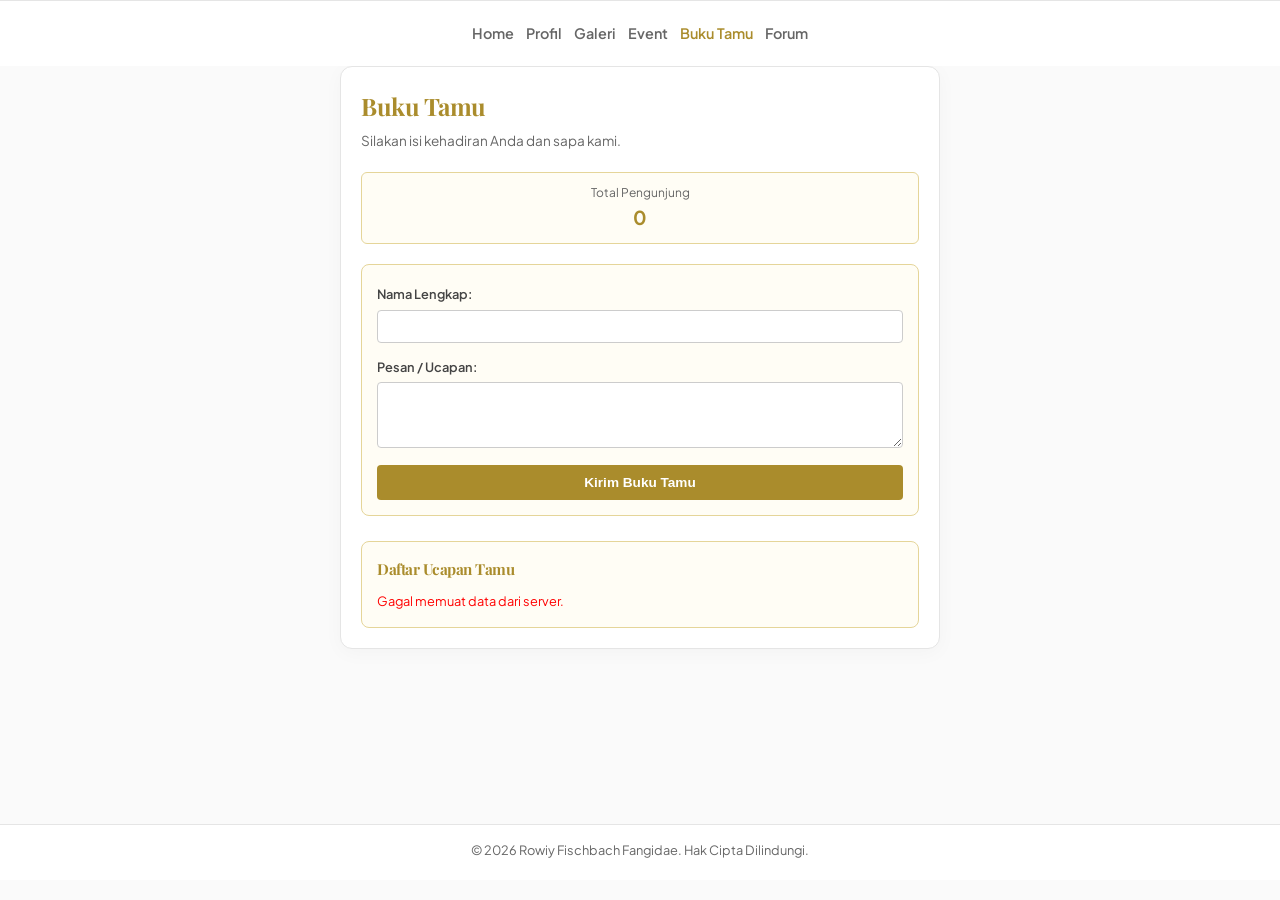
<file: guestbook.html>
<!DOCTYPE html>
<html lang="id">
<head>
    <meta charset="UTF-8">
    <meta name="viewport" content="width=device-width, initial-scale=1.0, maximum-scale=1.0, user-scalable=no">
    <title>Buku Tamu - Rowiy Fischbach Fangidae</title>
    <link rel="stylesheet" href="style.css">
    <link href="https://fonts.googleapis.com/css2?family=Playfair+Display:wght@600;700&family=Plus+Jakarta+Sans:wght@400;500;600&display=swap" rel="stylesheet">
</head>
<body>

   <!-- Navigasi Utama -->
<header class="mobile-header">
    <div class="nav-links" style="font-size: 0.65rem; display: flex; justify-content: center; align-items: center; gap: 4px; padding: 4px 2px; white-space: nowrap; overflow-x: auto;">
        <a href="index.html" data-id="Home" data-en="Home" style="padding: 2px 4px;">Home</a>
        <a href="profile.html" data-id="Profil" data-en="Profile" style="padding: 2px 4px;">Profil</a>
        <a href="gallery.html" data-id="Galeri" data-en="Gallery" style="padding: 2px 4px;">Galeri</a>
        <a href="calendar.html" data-id="Event" data-en="Event" style="padding: 2px 4px;">Event</a>
        <a href="guestbook.html" class="active" data-id="Buku Tamu" data-en="Guest Book" style="padding: 2px 4px;">Buku Tamu</a>
        <a href="forum.html" data-id="Forum" data-en="Forum" style="padding: 2px 4px;">Forum</a>
    </div>
</header>

    <main>
        <div class="container" style="max-width: 600px; margin: 0 auto; padding: 20px;">
            <h2 style="color: #AA8C2C; margin-bottom: 5px;">Buku Tamu</h2>
            <p style="color: #666; font-size: 0.85rem; margin-bottom: 20px;">Silakan isi kehadiran Anda dan sapa kami.</p>
            
            <!-- Statistik Pengunjung -->
            <div style="display: flex; gap: 10px; margin-bottom: 20px;">
                <div style="flex: 1; background: #FFFDF5; border: 1px solid #E5D599; padding: 10px; border-radius: 6px; text-align: center;">
                    <span style="font-size: 0.75rem; color: #666; display: block;">Total Pengunjung</span>
                    <strong id="total-visitors" style="font-size: 1.2rem; color: #AA8C2C;">0</strong>
                </div>
            </div>

            <!-- Form Input Buku Tamu -->
            <form id="guestForm" onsubmit="submitGuest(event)" style="background: #FFFDF5; border: 1px solid #E5D599; padding: 15px; border-radius: 8px; display: flex; flex-direction: column; gap: 10px; margin-bottom: 25px;">
                <div>
                    <label style="font-size: 0.8rem; font-weight: 600; color: #444;">Nama Lengkap:</label><br>
                    <input type="text" id="guestName" required style="width: 100%; padding: 8px; font-size: 0.85rem; border: 1px solid #ccc; border-radius: 4px; margin-top: 4px;">
                </div>
                <div>
                    <label style="font-size: 0.8rem; font-weight: 600; color: #444;">Pesan / Ucapan:</label><br>
                    <textarea id="guestMessage" rows="3" required style="width: 100%; padding: 8px; font-size: 0.85rem; border: 1px solid #ccc; border-radius: 4px; margin-top: 4px;"></textarea>
                </div>
                <button type="submit" id="submitBtn" style="background: #AA8C2C; color: #fff; border: none; padding: 10px; border-radius: 4px; font-weight: 600; cursor: pointer; font-size: 0.85rem;">Kirim Buku Tamu</button>
            </form>

            <!-- Daftar Tamu -->
            <div style="background: #FFFDF5; border: 1px solid #E5D599; padding: 15px; border-radius: 8px;">
                <h3 style="font-size: 0.95rem; color: #AA8C2C; margin-bottom: 10px;">Daftar Ucapan Tamu</h3>
                <div id="visitor-status-list" style="display: flex; flex-direction: column; gap: 8px; font-size: 0.8rem;">
                    <span style="color: #888; font-style: italic;">Memuat data dari server...</span>
                </div>
            </div>
        </div>
    </main>

    <footer>
        <p>&copy; 2026 Rowiy Fischbach Fangidae. Hak Cipta Dilindungi.</p>
    </footer>

    <script>
        // URL API SheetDB Anda
        const SHEETDB_API_URL = 'https://sheetdb.io/api/v1/jthrcdiakzpyq';

        window.onload = function() {
            fetchGuestbookData();
        };

        // Fungsi mengirim data ke Google Sheets via SheetDB
        function submitGuest(e) {
            e.preventDefault();
            const name = document.getElementById('guestName').value.trim();
            const message = document.getElementById('guestMessage').value.trim();
            const submitBtn = document.getElementById('submitBtn');
            
            if(!name || !message) return;

            submitBtn.innerText = 'Mengirim...';
            submitBtn.disabled = true;

            const tanggal = new Date().toLocaleString();

            const newData = {
                data: [
                    {
                        nama: name,
                        pesan: message,
                        tanggal: tanggal
                    }
                ]
            };

            fetch(SHEETDB_API_URL, {
                method: 'POST',
                headers: {
                    'Accept': 'application/json',
                    'Content-Type': 'application/json'
                },
                body: JSON.stringify(newData)
            })
            .then(response => response.json())
            .then(data => {
                alert('Terima kasih, buku tamu berhasil dikirim ke Google Sheets!');
                document.getElementById('guestForm').reset();
                submitBtn.innerText = 'Kirim Buku Tamu';
                submitBtn.disabled = false;
                fetchGuestbookData(); // Refresh daftar tamu
            })
            .catch(error => {
                console.error('Error:', error);
                alert('Gagal mengirim pesan. Silakan coba lagi.');
                submitBtn.innerText = 'Kirim Buku Tamu';
                submitBtn.disabled = false;
            });
        }

        // Fungsi mengambil data dari Google Sheets untuk ditampilkan di website
        function fetchGuestbookData() {
            fetch(SHEETDB_API_URL)
                .then(response => response.json())
                .then(guestList => {
                    let container = document.getElementById('visitor-status-list');
                    let html = '';
                    
                    let totalUnik = guestList.length;

                    if (totalUnik === 0) {
                        container.innerHTML = '<span style="color: #888; font-style: italic;">Belum ada tamu yang tercatat.</span>';
                        document.getElementById('total-visitors').innerText = 0;
                        return;
                    }

                    // Tampilkan dari yang paling baru di atas
                    guestList.reverse().forEach(guest => {
                        html += `
                            <div style="display: flex; justify-content: space-between; align-items: center; background: #fff; padding: 8px 10px; border-radius: 4px; border: 1px solid #f0e8d0;">
                                <div>
                                    <strong>${guest.nama}</strong><br>
                                    <small style="color: #666;">"${guest.pesan}"</small>
                                </div>
                                <small style="color: #999; font-size: 0.7rem;">${guest.tanggal || ''}</small>
                            </div>
                        `;
                    });

                    container.innerHTML = html;
                    document.getElementById('total-visitors').innerText = totalUnik;
                })
                .catch(error => {
                    console.error('Gagal memuat data:', error);
                    document.getElementById('visitor-status-list').innerHTML = '<span style="color: red;">Gagal memuat data dari server.</span>';
                });
        }
    </script>
</body>
</html>
</file>
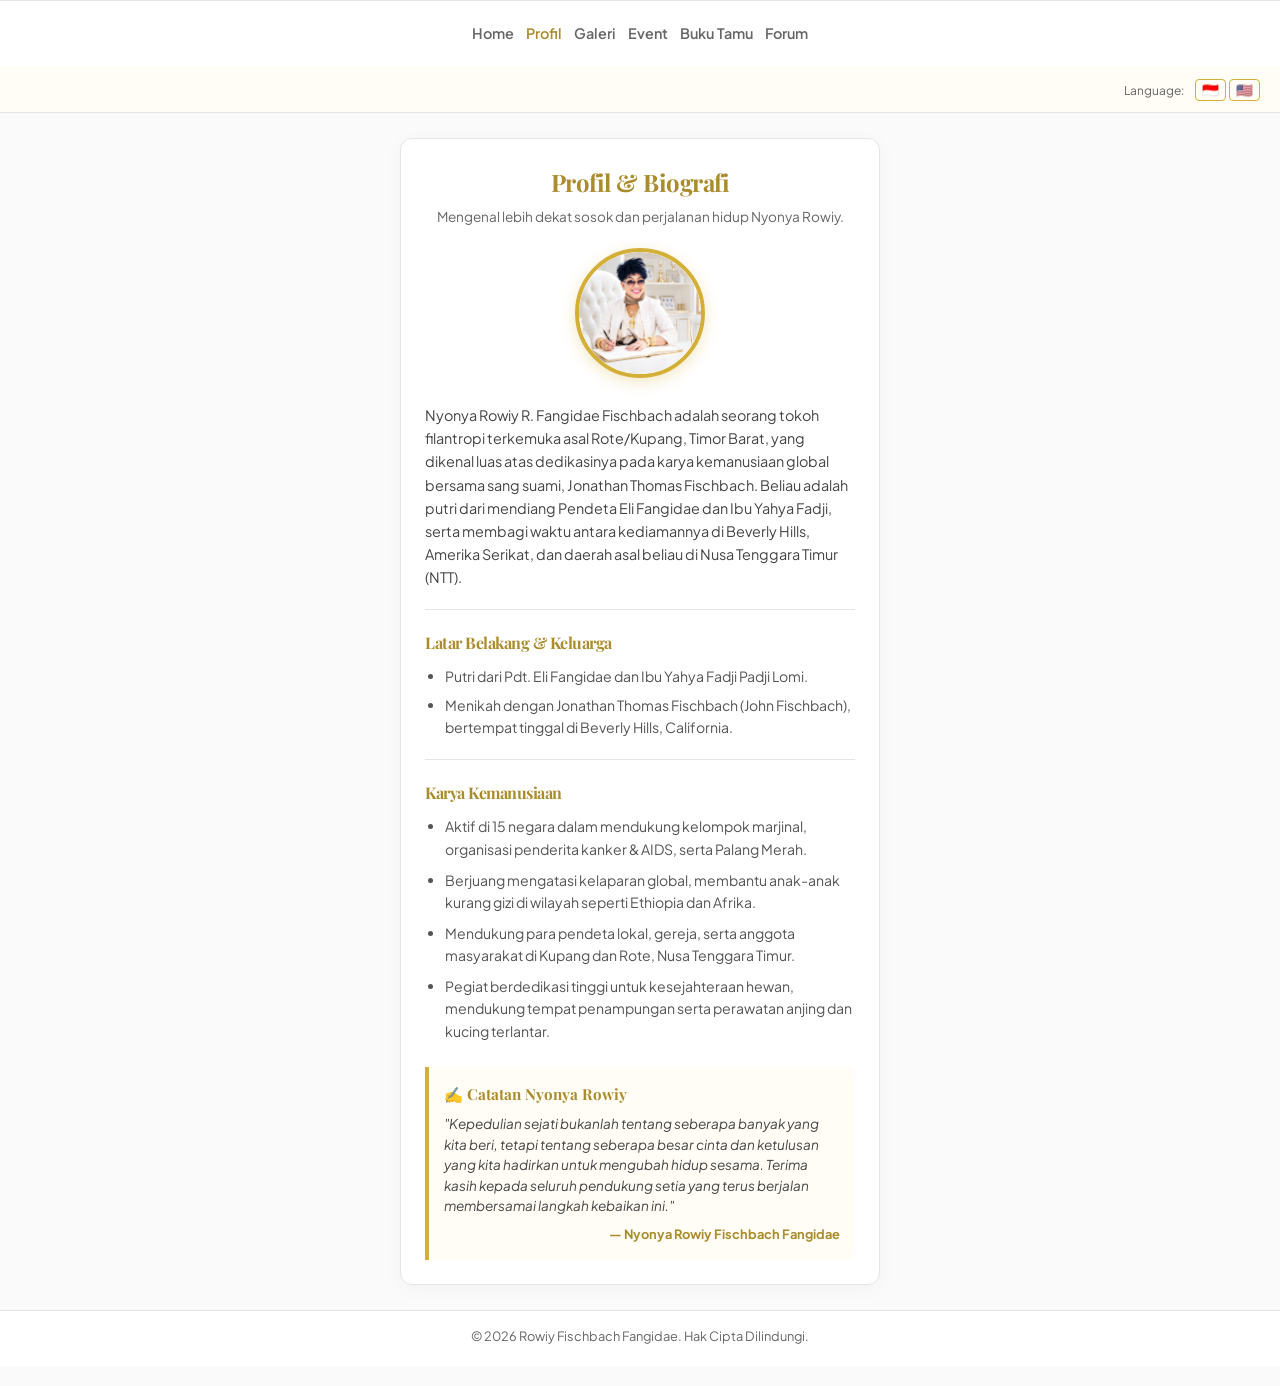
<file: profile.html>
<!DOCTYPE html>
<html lang="id">
<head>
    <meta charset="UTF-8">
    <meta name="viewport" content="width=device-width, initial-scale=1.0, maximum-scale=1.0, user-scalable=no">
    <title>Profil & Biografi - Nyonya Rowiy Fischbach Fangidae</title>
    <link rel="stylesheet" href="style.css">
    <link href="https://fonts.googleapis.com/css2?family=Playfair+Display:wght@600;700&family=Plus+Jakarta+Sans:wght@400;500;600&display=swap" rel="stylesheet">
</head>
<body>

  <!-- Navigasi Utama -->
<header class="mobile-header">
    <div class="nav-links" style="font-size: 0.65rem; display: flex; justify-content: center; align-items: center; gap: 4px; padding: 4px 2px; white-space: nowrap; overflow-x: auto;">
        <a href="index.html" data-id="Home" data-en="Home" style="padding: 2px 4px;">Home</a>
        <a href="profile.html" class="active" data-id="Profil" data-en="Profile" style="padding: 2px 4px;">Profil</a>
        <a href="gallery.html" data-id="Galeri" data-en="Gallery" style="padding: 2px 4px;">Galeri</a>
        <a href="calendar.html" data-id="Event" data-en="Event" style="padding: 2px 4px;">Event</a>
        <a href="guestbook.html" data-id="Buku Tamu" data-en="Guest Book" style="padding: 2px 4px;">Buku Tamu</a>
        <a href="forum.html" data-id="Forum" data-en="Forum" style="padding: 2px 4px;">Forum</a>
    </div>
</header>

    <!-- Tombol Pemilih Bahasa (Bendera Kecil) -->
    <div style="text-align: right; padding: 10px 20px; background: #FFFDF5; border-bottom: 1px solid #E5E5E5;">
        <span style="font-size: 0.75rem; color: #666; margin-right: 8px;">Language:</span>
        <button onclick="setLanguage('id')" style="background: none; border: 1.5px solid #D4AF37; border-radius: 4px; padding: 2px 6px; cursor: pointer; font-size: 0.85rem;" title="Bahasa Indonesia">🇮🇩</button>
        <button onclick="setLanguage('en')" style="background: none; border: 1.5px solid #D4AF37; border-radius: 4px; padding: 2px 6px; cursor: pointer; font-size: 0.85rem;" title="English">🇺🇸</button>
    </div>

    <main>
        <div class="container" style="text-align: left;">
            <h2 style="color: #AA8C2C; text-align: center; margin-bottom: 5px;" data-id="Profil & Biografi" data-en="Profile & Biography">Profil & Biografi</h2>
            <p style="text-align: center; color: #666; font-size: 0.85rem; margin-bottom: 20px;" data-id="Mengenal lebih dekat sosok dan perjalanan hidup Nyonya Rowiy." data-en="Get to know Nyonya Rowiy's figure and life journey closer.">Mengenal lebih dekat sosok dan perjalanan hidup Nyonya Rowiy.</p>

            <!-- Foto Profil -->
            <div style="text-align: center; margin-bottom: 20px;">
                <img src="foto.png" alt="Nyonya Rowiy Fischbach Fangidae" style="width: 130px; height: 130px; border-radius: 50%; object-fit: cover; border: 4px solid #D4AF37; box-shadow: 0 4px 15px rgba(212,175,55,0.3);">
            </div>

            <!-- Pengantar Singkat -->
            <p style="font-size: 0.9rem; color: #444; line-height: 1.6; margin-bottom: 20px;" 
               data-id="Nyonya Rowiy R. Fangidae Fischbach adalah seorang tokoh filantropi terkemuka asal Rote/Kupang, Timor Barat, yang dikenal luas atas dedikasinya pada karya kemanusiaan global bersama sang suami, Jonathan Thomas Fischbach. Beliau adalah putri dari mendiang Pendeta Eli Fangidae dan Ibu Yahya Fadji, serta membagi waktu antara kediamannya di Beverly Hills, Amerika Serikat, dan daerah asal beliau di Nusa Tenggara Timur (NTT)." 
               data-en="Nyonya Rowiy R. Fangidae Fischbach is a prominent philanthropist from Rote/Kupang, West Timor, known for global humanitarian work alongside her husband, Jonathan Thomas Fischbach. She is the daughter of the late Pastor Eli Fangidae and Ibu Yahya Fadji, and divides her time between Beverly Hills, USA, and her home region in NTT.">
                Nyonya Rowiy R. Fangidae Fischbach adalah seorang tokoh filantropi terkemuka asal Rote/Kupang, Timor Barat, yang dikenal luas atas dedikasinya pada karya kemanusiaan global bersama sang suami, Jonathan Thomas Fischbach. Beliau adalah putri dari mendiang Pendeta Eli Fangidae dan Ibu Yahya Fadji, serta membagi waktu antara kediamannya di Beverly Hills, Amerika Serikat, dan daerah asal beliau di Nusa Tenggara Timur (NTT).
            </p>

            <hr style="border: none; border-top: 1px solid #E5E5E5; margin: 20px 0;">

            <!-- Latar Belakang & Keluarga -->
            <h3 style="font-size: 1rem; color: #AA8C2C; margin-bottom: 10px;" data-id="Latar Belakang & Keluarga" data-en="Background and Family">Latar Belakang & Keluarga</h3>
            <ul style="font-size: 0.88rem; color: #555; padding-left: 20px; margin-bottom: 20px; display: flex; flex-direction: column; gap: 6px;">
                <li data-id="Putri dari Pdt. Eli Fangidae dan Ibu Yahya Fadji Padji Lomi." data-en="Daughter of Pastor Eli Fangidae and Ibu Yahya Fadji Padji Lomi.">Putri dari Pdt. Eli Fangidae dan Ibu Yahya Fadji Padji Lomi.</li>
                <li data-id="Menikah dengan Jonathan Thomas Fischbach (John Fischbach), bertempat tinggal di Beverly Hills, California." data-en="Married to Jonathan Thomas Fischbach (John Fischbach), residing in Beverly Hills, California.">Menikah dengan Jonathan Thomas Fischbach (John Fischbach), bertempat tinggal di Beverly Hills, California.</li>
            </ul>

            <hr style="border: none; border-top: 1px solid #E5E5E5; margin: 20px 0;">

            <!-- Karya Kemanusiaan -->
            <h3 style="font-size: 1rem; color: #AA8C2C; margin-bottom: 10px;" data-id="Karya Kemanusiaan" data-en="Humanitarian Work">Karya Kemanusiaan</h3>
            <ul style="font-size: 0.88rem; color: #555; padding-left: 20px; margin-bottom: 20px; display: flex; flex-direction: column; gap: 8px;">
                <li data-id="Aktif di 15 negara dalam mendukung kelompok marjinal, organisasi penderita kanker & AIDS, serta Palang Merah." data-en="Active in 15 countries supporting marginalized groups, cancer and AIDS organizations, and the Red Cross.">Aktif di 15 negara dalam mendukung kelompok marjinal, organisasi penderita kanker & AIDS, serta Palang Merah.</li>
                <li data-id="Berjuang mengatasi kelaparan global, membantu anak-anak kurang gizi di wilayah seperti Ethiopia dan Afrika." data-en="Fights global hunger, aiding malnourished children in regions like Ethiopia and Africa.">Berjuang mengatasi kelaparan global, membantu anak-anak kurang gizi di wilayah seperti Ethiopia dan Afrika.</li>
                <li data-id="Mendukung para pendeta lokal, gereja, serta anggota masyarakat di Kupang dan Rote, Nusa Tenggara Timur." data-en="Supports local pastors, churches, and community members in Kupang and Rote, East Nusa Tenggara.">Mendukung para pendeta lokal, gereja, serta anggota masyarakat di Kupang dan Rote, Nusa Tenggara Timur.</li>
                <li data-id="Pegiat berdedikasi tinggi untuk kesejahteraan hewan, mendukung tempat penampungan serta perawatan anjing dan kucing terlantar." data-en="Dedicated animal welfare advocate supporting shelters and care for stray dogs and cats.">Pegiat berdedikasi tinggi untuk kesejahteraan hewan, mendukung tempat penampungan serta perawatan anjing dan kucing terlantar.</li>
            </ul>

            <!-- Catatan Eksklusif -->
            <div style="background: #FFFDF5; border-left: 4px solid #D4AF37; padding: 15px; border-radius: 0 8px 8px 0; margin-top: 25px;">
                <h4 style="font-family: 'Playfair Display', serif; color: #AA8C2C; margin-bottom: 8px; font-size: 0.95rem;" data-id="✍️ Catatan Nyonya Rowiy" data-en="✍️ Note from Nyonya Rowiy">✍️ Catatan Nyonya Rowiy</h4>
                <p style="font-size: 0.85rem; color: #444; font-style: italic; line-height: 1.5;" 
                   data-id="&quot;Kepedulian sejati bukanlah tentang seberapa banyak yang kita beri, tetapi tentang seberapa besar cinta dan ketulusan yang kita hadirkan untuk mengubah hidup sesama. Terima kasih kepada seluruh pendukung setia yang terus berjalan membersamai langkah kebaikan ini.&quot;" 
                   data-en="&quot;True care is not about how much we give, but about how much love and sincerity we bring to change the lives of others. Thank you to all loyal supporters who continue walking alongside this path of kindness.&quot;">
                    "Kepedulian sejati bukanlah tentang seberapa banyak yang kita beri, tetapi tentang seberapa besar cinta dan ketulusan yang kita hadirkan untuk mengubah hidup sesama. Terima kasih kepada seluruh pendukung setia yang terus berjalan membersamai langkah kebaikan ini."
                </p>
                <p style="font-size: 0.8rem; color: #AA8C2C; text-align: right; margin-top: 8px; font-weight: bold;">— Nyonya Rowiy Fischbach Fangidae</p>
            </div>
        </div>
    </main>

    <footer>
        <p data-id="&copy; 2026 Rowiy Fischbach Fangidae. Hak Cipta Dilindungi." data-en="&copy; 2026 Rowiy Fischbach Fangidae. All Rights Reserved.">&copy; 2026 Rowiy Fischbach Fangidae. All Rights Reserved.</p>
    </footer>

    <script src="script.js"></script>
    <script>
        // Set bahasa otomatis saat halaman dimuat
        window.onload = function() {
            const savedLang = localStorage.getItem('site_lang') || 'id';
            setLanguage(savedLang);
        };
    </script>
</body>
</html>
</file>
<file: style.css>
:root {
    --bg-color: #FAFAFA;
    --card-bg: #FFFFFF;
    --text-primary: #1A1A1A;
    --text-secondary: #666666;
    --gold-primary: #D4AF37;
    --gold-light: #F4E8B1;
    --gold-dark: #AA8C2C;
    --border-color: #E5E5E5;
}

* {
    box-sizing: border-box;
    margin: 0;
    padding: 0;
}

body {
    font-family: 'Plus Jakarta Sans', sans-serif;
    background-color: var(--bg-color);
    color: var(--text-primary);
    line-height: 1.6;
    display: flex;
    flex-direction: column;
    min-height: 100vh;
    padding-bottom: 80px;
}

h1, h2, h3 {
    font-family: 'Playfair Display', serif;
    letter-spacing: -0.5px;
}

/* Mobile Header (Fixed Bottom) */
.mobile-header {
    background-color: var(--card-bg);
    border-top: 1px solid var(--border-color);
    padding: 15px 20px;
    position: fixed;
    bottom: 0;
    width: 100%;
    z-index: 1000;
    box-shadow: 0 -2px 10px rgba(0,0,0,0.03);
}

.nav-links {
    display: flex;
    justify-content: space-around;
    align-items: center;
}

.nav-links a {
    text-decoration: none;
    font-size: 0.9rem;
    font-weight: 600;
    color: var(--text-secondary);
    transition: color 0.3s;
    padding: 10px 15px;
}

.nav-links a.active, 
.nav-links a:hover {
    color: var(--gold-dark);
}

/* Hero Section */
.hero {
    padding: 40px 20px;
    text-align: center;
    background: linear-gradient(135deg, #FFFFFF 0%, #FFFDF5 100%);
    border-bottom: 1px solid var(--border-color);
}

/* Foto Profil Styling */
.profile-photo-container {
    margin-bottom: 20px;
}

.profile-photo {
    width: 140px;
    height: 140px;
    border-radius: 50%;
    object-fit: cover;
    border: 4px solid #D4AF37;
    box-shadow: 0 8px 20px rgba(212, 175, 55, 0.25);
    display: block;
    margin: 0 auto;
}

.hero-text-block {
    max-width: 450px;
    margin: 0 auto;
}

.hero-badge {
    display: inline-block;
    background-color: var(--gold-light);
    color: var(--gold-dark);
    font-size: 0.7rem;
    font-weight: 700;
    padding: 4px 12px;
    border-radius: 20px;
    margin-bottom: 15px;
    text-transform: uppercase;
    letter-spacing: 1.5px;
}

.hero h1 {
    font-size: 1.8rem;
    color: var(--text-primary);
    margin-bottom: 8px;
    line-height: 1.2;
}

.subtitle {
    font-size: 1rem;
    color: var(--gold-dark);
    font-weight: 600;
    margin-bottom: 15px;
}

.hero-desc {
    font-size: 0.9rem;
    color: var(--text-secondary);
    margin-bottom: 25px;
}

/* Buttons */
.cta-container {
    display: flex;
    flex-direction: column;
    gap: 12px;
    width: 100%;
    max-width: 300px;
    margin: 0 auto;
}

.btn-gold-primary {
    background: linear-gradient(135deg, var(--gold-primary) 0%, var(--gold-dark) 100%);
    color: white;
    padding: 14px 20px;
    border-radius: 8px;
    text-decoration: none;
    font-weight: 600;
    font-size: 0.95rem;
    text-align: center;
    box-shadow: 0 4px 12px rgba(212, 175, 55, 0.25);
    transition: transform 0.2s;
}

.btn-gold-primary:active {
    transform: scale(0.98);
}

.btn-gold-outline {
    background-color: transparent;
    color: var(--text-primary);
    border: 1.5px solid var(--gold-primary);
    padding: 13px 20px;
    border-radius: 8px;
    text-decoration: none;
    font-weight: 600;
    font-size: 0.95rem;
    text-align: center;
    transition: background-color 0.2s;
}

.btn-gold-outline:hover {
    background-color: var(--gold-light);
}

/* Containers */
.container {
    width: 90%;
    max-width: 480px;
    margin: 25px auto;
    background: var(--card-bg);
    padding: 24px;
    border-radius: 12px;
    box-shadow: 0 4px 20px rgba(0,0,0,0.03);
    border: 1px solid var(--border-color);
}

.welcome-card {
    padding: 20px;
}

.form-group {
    margin-bottom: 16px;
    text-align: left;
}

.form-group label {
    display: block;
    margin-bottom: 6px;
    font-weight: 600;
    font-size: 0.85rem;
}

.form-group input, 
.form-group textarea {
    width: 100%;
    padding: 12px;
    border: 1px solid var(--border-color);
    border-radius: 8px;
    font-size: 0.95rem;
    background-color: #FAFAFA;
    font-family: inherit;
}

.form-group input:focus, 
.form-group textarea:focus {
    outline: none;
    border-color: var(--gold-primary);
    background-color: #FFFFFF;
}

/* Footer */
footer {
    text-align: center;
    padding: 15px 20px 90px 20px;
    background-color: var(--card-bg);
    color: var(--text-secondary);
    font-size: 0.8rem;
    border-top: 1px solid var(--border-color);
    margin-top: auto;
}

/* Desktop Responsiveness */
@media (min-width: 768px) {
    body {
        padding-bottom: 20px;
    }

    .mobile-header {
        position: relative;
        padding: 15px 40px;
        box-shadow: none;
    }

    .nav-links {
        justify-content: flex-end;
        gap: 30px;
    }

    .hero {
        padding: 80px 20px;
    }
    
    .profile-photo {
        width: 180px;
        height: 180px;
    }
    
    .hero h1 {
        font-size: 2.5rem;
    }

    .cta-container {
        flex-direction: row;
        justify-content: center;
        max-width: none;
    }
    
    .btn-gold-primary, .btn-gold-outline {
        min-width: 200px;
    }

    footer {
        padding-bottom: 20px;
    }
}
</file>
